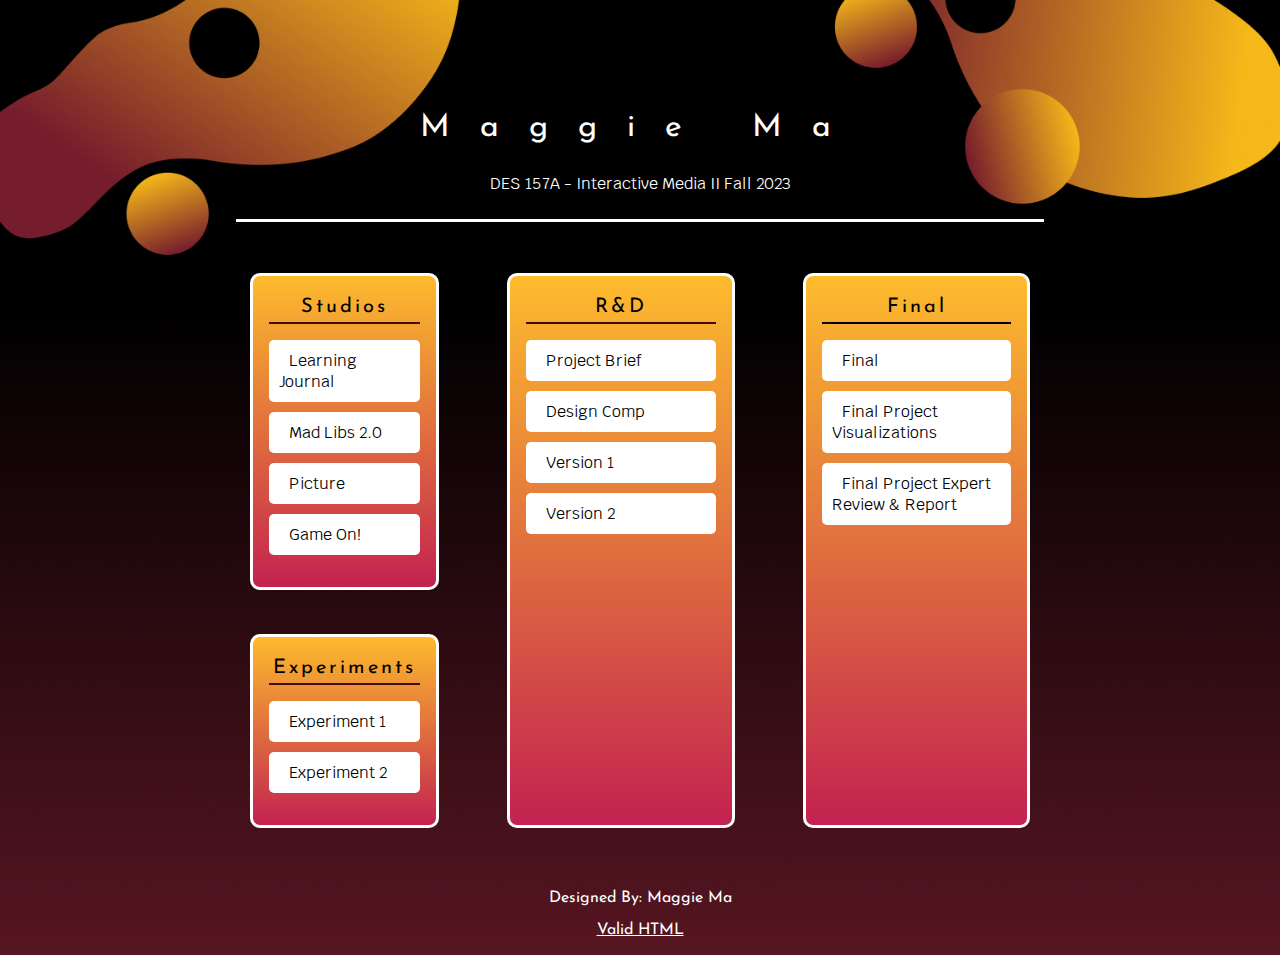
<file: index.html>
<!DOCTYPE html>
<html lang="en">
<head>
    <meta charset="UTF-8">
    <meta name="viewport" content="width=device-width, initial-scale=1.0">
    <title>My Project</title>

    <link rel="stylesheet" href="styles.css">

    <link rel="preconnect" href="https://fonts.googleapis.com">
    <link rel="preconnect" href="https://fonts.gstatic.com" crossorigin>
    <link href="https://fonts.googleapis.com/css2?family=Josefin+Sans:wght@400;600;700&family=Krub:wght@400;700&display=swap" rel="stylesheet">

</head>
<body>
   <!--  git add . 
    git commit -m "name"
    git push -->

    <div id = "header">
        <header>
            <h1>Maggie Ma</h1>
            <p>DES 157A - Interactive Media II Fall 2023</p>
        </header>
    </div>

    <div id = "content">
        <div class = "column">
            
            <div class = "studiosnexperiments">
                <h1>Studios</h1>
                <ul>
                    <li>
                        <a href = "journal/index.html">Learning Journal</a>
                    </li>
                    <li>
                    <a href="studio1/index.html">Mad Libs 2.0</a>
                    </li>
                    <li>
                        <a href="studio2/index.html">Picture</a>
                    </li>
                    <li>
                        <a href="studio3/index.html">Game On!</a>
                    </li>
                </ul>
            </div>

            <div class = "experiments">
                <h1>Experiments</h1>
                <ul>
                    <li>
                        <a href = "experiment/experiment1.html">Experiment 1</a>
                    </li>
                    <li>
                    <a href="experiment/experiment2.html">Experiment 2</a>
                    </li>
                </ul>
            </div>
        </div>

    

        <div class = "rnd">
            <h1>R&D</h1>
            <ul>
                <li>
                    <a href = "final/brief.html">Project Brief</a>
                </li>
                <li>
                <a href="#">Design Comp</a>
                </li>
                <li>
                    <a href="#">Version 1</a>
                </li>
                <li>
                    <a href="#">Version 2</a>
                </li>
            </ul>
        </div>

        <div class = "final">
            <h1>Final</h1>
            <ul>
                <li><a href="studio3/index.html">Final</a></li>
                <li>
                    <a href = "final/ProcessVisualizations.html">Final Project Visualizations</a>
                </li>
                <li>
                    <a href = "final/finalreview.html">Final Project Expert Review & Report</a>
                </li>
            </ul>
        </div>
    </div>

    <footer>
        <p>Designed By: Maggie Ma</p>
        <a href = "https://validator.w3.org/">Valid HTML</a>
    </footer>
</body>
</html>
</file>
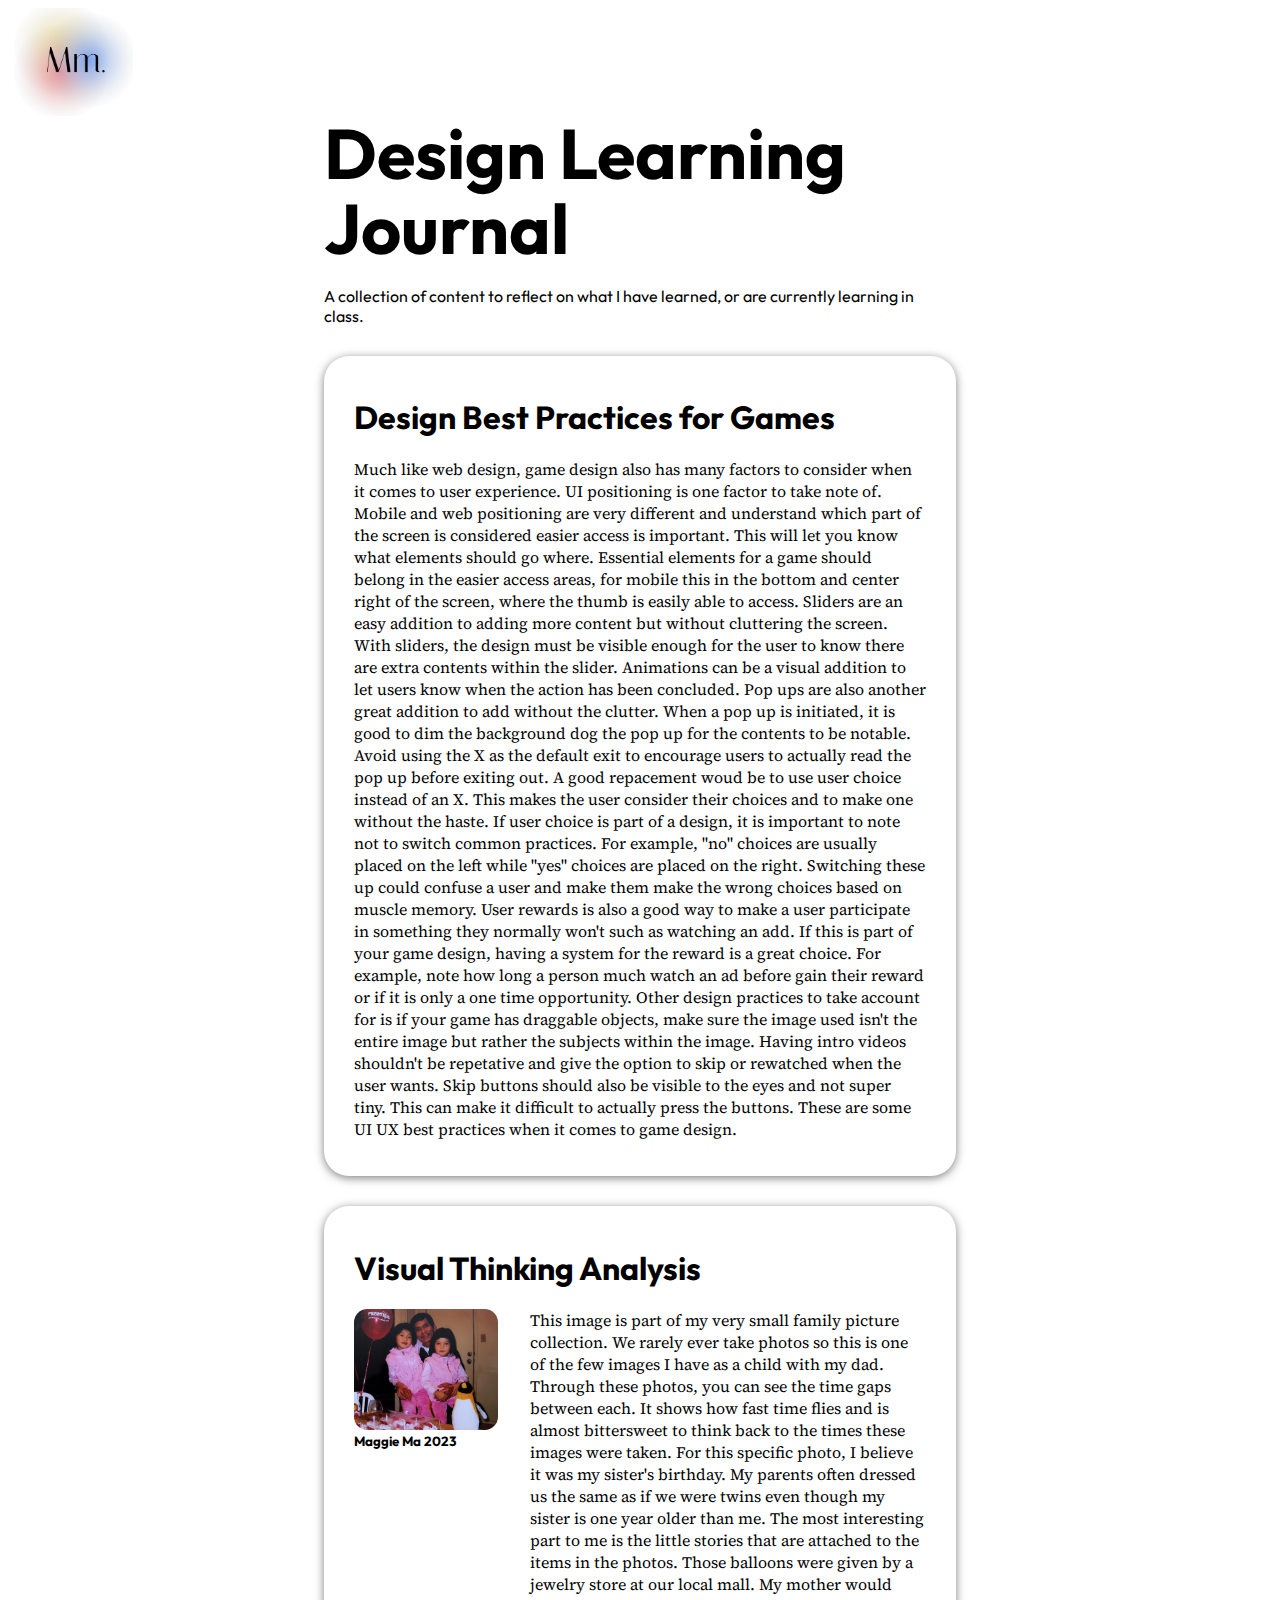
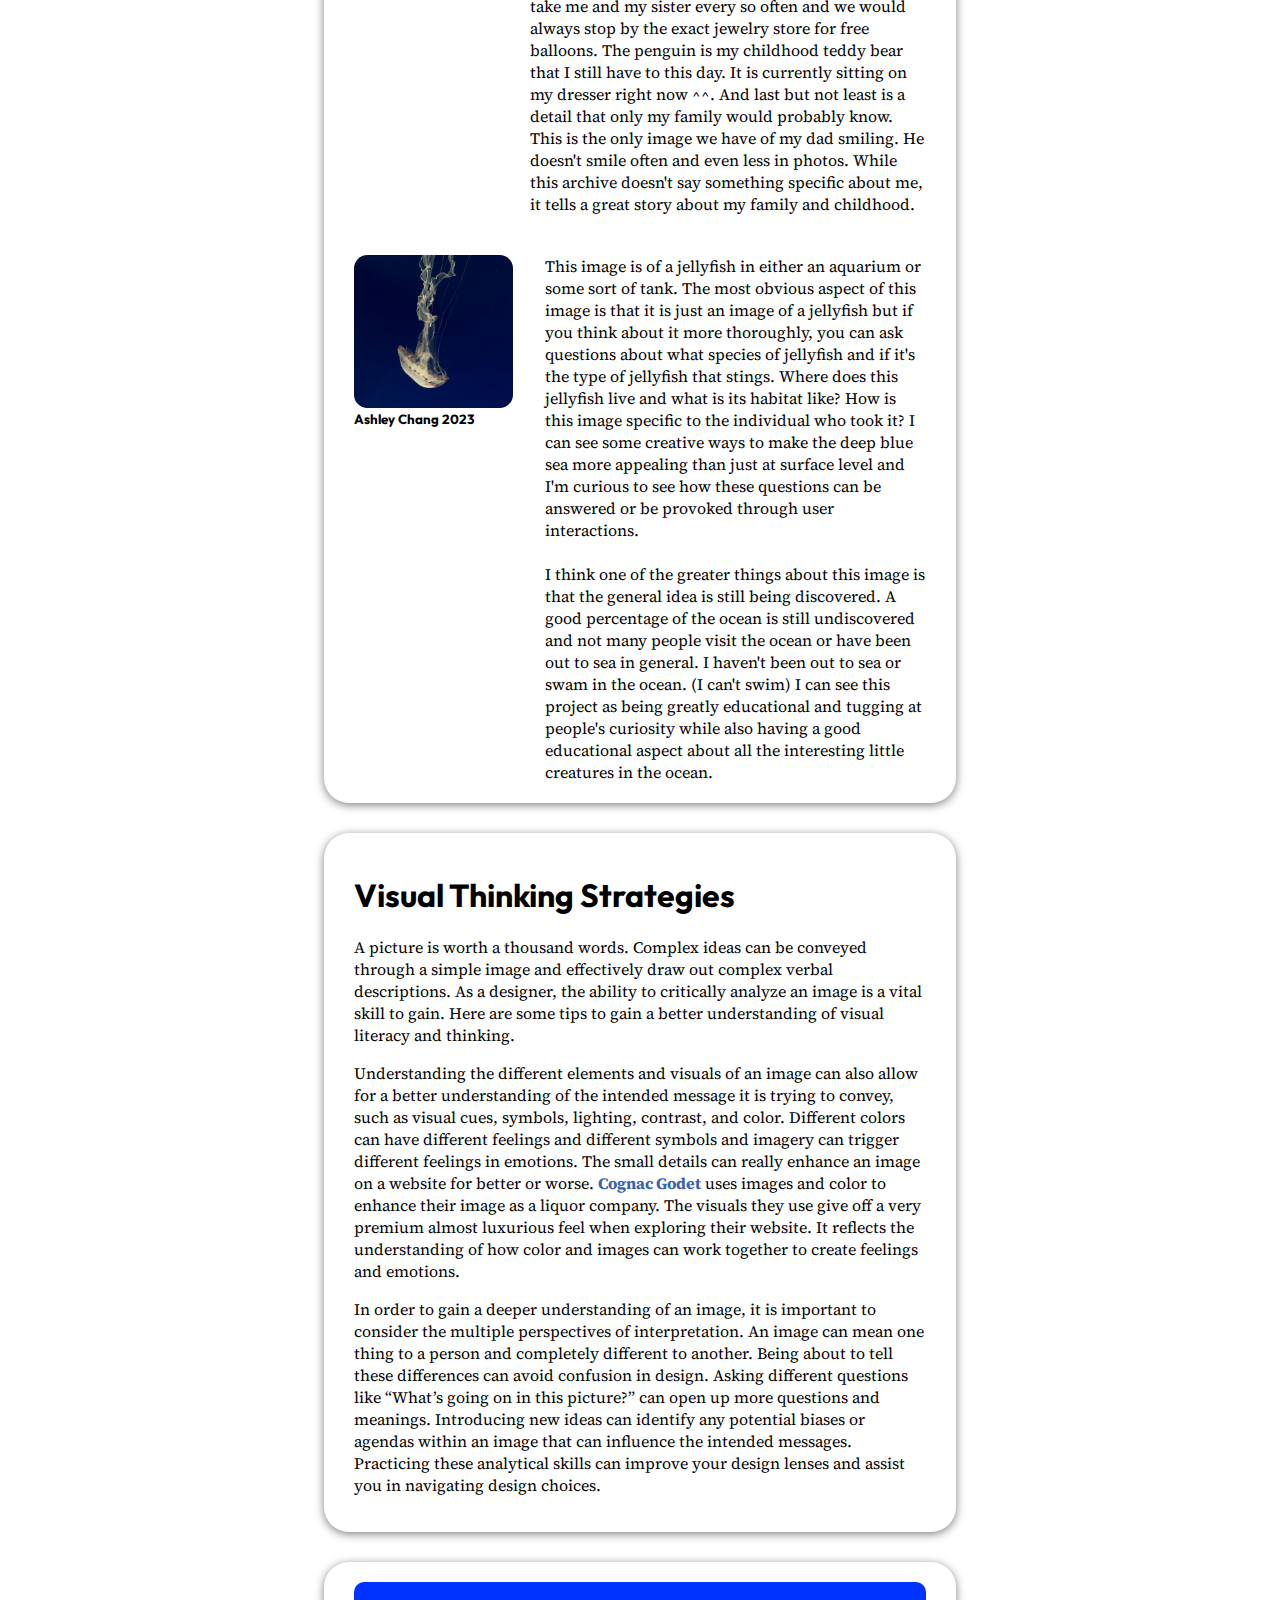
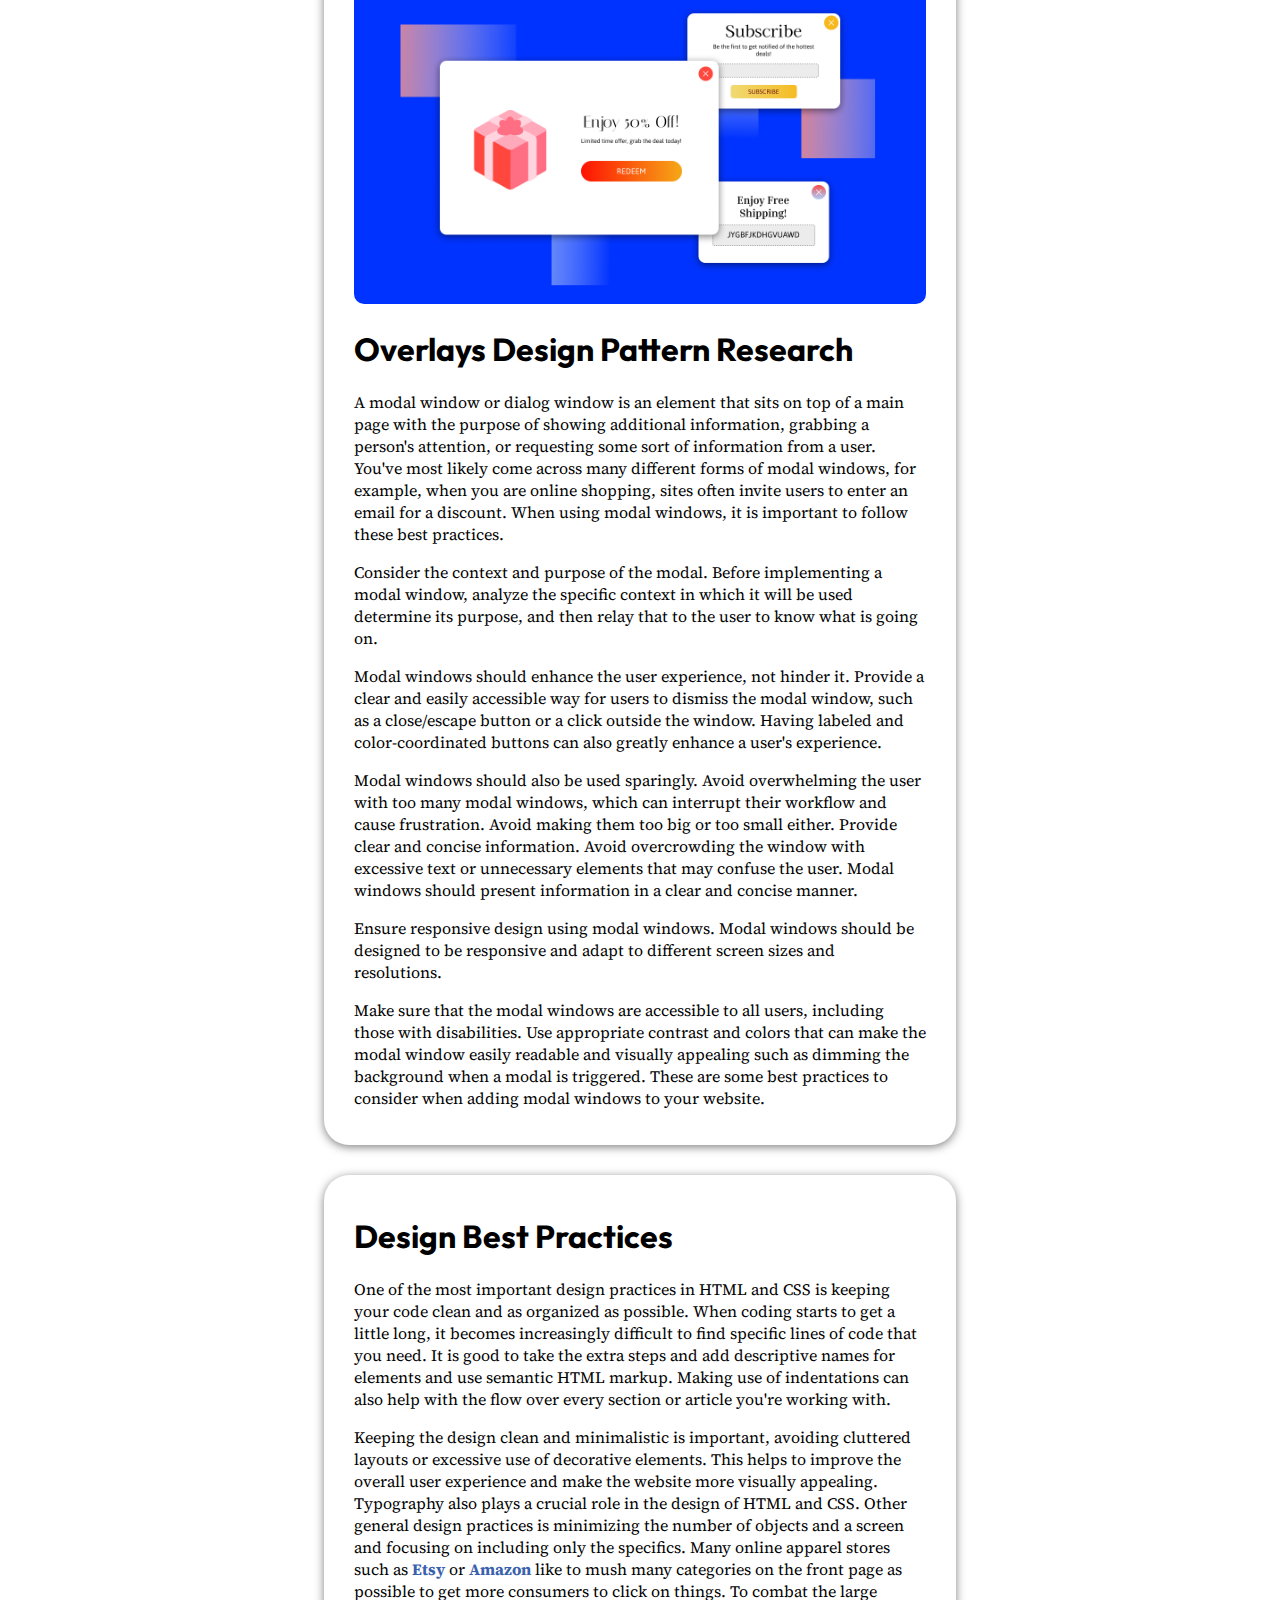
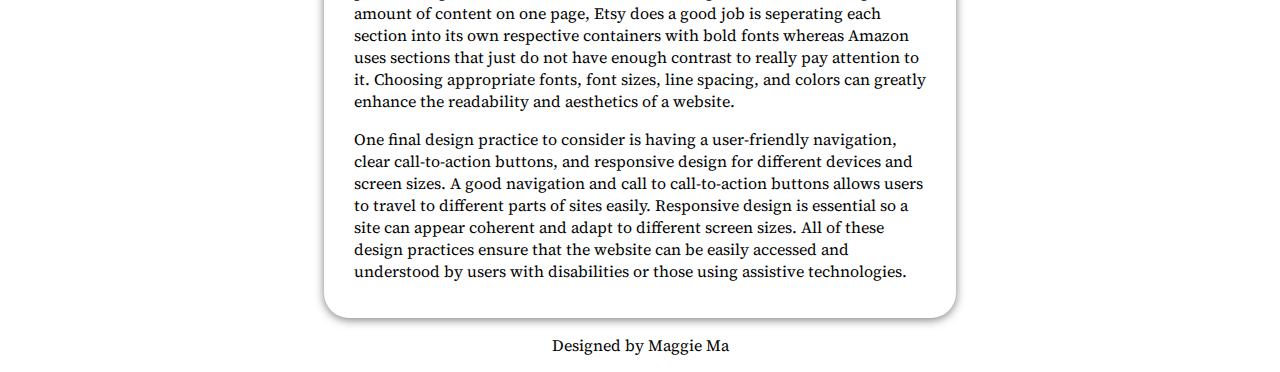
<file: journal/index.html>
<!DOCTYPE html>
<html lang="en">
<head>
    <meta charset="UTF-8">
    <meta name="viewport" content="width=device-width, initial-scale=1.0">
    <title>Learning Journal</title>
    <link rel="stylesheet" href="styles.css">

    <link rel="preconnect" href="https://fonts.googleapis.com">
    <link rel="preconnect" href="https://fonts.gstatic.com" crossorigin>
    <link href="https://fonts.googleapis.com/css2?family=Outfit:wght@200;300;700;800&family=Source+Serif+4:ital,opsz,wght@0,8..60,400;0,8..60,500;1,8..60,400;1,8..60,600&display=swap" rel="stylesheet">

</head>
<body>
    <header>
        <img id="logo" src="images/logo.png">
    </header>
    <main>
        <section id = "title">
            <h1>Design Learning Journal</h1>
            <p>A collection of content to reflect on what I have learned, or are currently learning in class. </p>
        </section>

        <article id = "artice5">
            <h1>Design Best Practices for Games</h1>
            <p>
                Much like web design, game design also has many factors to consider when it comes to user experience. UI positioning is one factor to take note of. Mobile and web positioning are very different and understand which part of the screen is considered easier access is important. This will let you know what elements should go where. Essential elements for a game should belong in the easier access areas, for mobile this in the bottom and center right of the screen, where the thumb is easily able to access. 

                Sliders are an easy addition to adding more content but without cluttering the screen. With sliders, the design must be visible enough for the user to know there are extra contents within the slider. Animations can be a visual addition to let users know when the action has been concluded. 

                Pop ups are also another great addition to add without the clutter. When a pop up is initiated, it is good to dim the background dog the pop up for the contents to be notable. Avoid using the X as the default exit to encourage users to actually read the pop up before exiting out. A good repacement woud be to use user choice instead of an X. This makes the user consider their choices and to make one without the haste. 

                If user choice is part of a design, it is important to note not to switch common practices. For example, "no" choices are usually placed on the left while "yes" choices are placed on the right. Switching these up could confuse a user and make them make the wrong choices based on muscle memory. 

                User rewards is also a good way to make a user participate in something they normally won't such as watching an add. If this is part of your game design, having a system for the reward is a great choice. For example, note how long a person much watch an ad before gain their reward or if it is only a one time opportunity. 

                Other design practices to take account for is if your game has draggable objects, make sure the image used isn't the entire image but rather the subjects within the image. Having intro videos shouldn't be repetative and give the option to skip or rewatched when the user wants. Skip buttons should also be visible to the eyes and not super tiny. This can make it difficult to actually press the buttons. These are some UI UX best practices when it comes to game design.


            </p>

        </article>

        <article id = "article4">
            <h1>Visual Thinking Analysis</h1>
            <div id = "row1">
                <figure>
                    <img src="images/dad.jpg" alt="dad" id = "dad">
                    <figcaption>Maggie Ma 2023</figcaption>
                </figure>
                <p id = "partone">
                    This image is part of my very small family picture collection. We rarely ever take photos so this is one of the few images I have as a child with my dad. Through these photos, you can see the time gaps between each. It shows how fast time flies and is almost bittersweet to think back to the times these images were taken. For this specific photo, I believe it was my sister's birthday. My parents often dressed us the same as if we were twins even though my sister is one year older than me. The most interesting part to me is the little stories that are attached to the items in the photos. Those balloons were given by a jewelry store at our local mall. My mother would take me and my sister every so often and we would always stop by the exact jewelry store for free balloons. The penguin is my childhood teddy bear that I still have to this day. It is currently sitting on my dresser right now ^^. And last but not least is a detail that only my family would probably know. This is the only image we have of my dad smiling. He doesn't smile often and even less in photos. While this archive doesn't say something specific about me, it tells a great story about my family and childhood.
                </p>
            </div>
            <div id = "row2">
                <figure>
                    <img src="images/jellyfish.jpg" alt="jelly" id = "jelly">
                    <figcaption>Ashley Chang 2023</figcaption>
                </figure>
                <p id = "parttwo">
                    This image is of a jellyfish in either an aquarium or some sort of tank. The most obvious aspect of this image is that it is just an image of a jellyfish but if you think about it more thoroughly, you can ask questions about what species of jellyfish and if it's the type of jellyfish that stings. Where does this jellyfish live and what is its habitat like? How is this image specific to the individual who took it? I can see some creative ways to make the deep blue sea more appealing than just at surface level and I'm curious to see how these questions can be answered or be provoked through user interactions. 
                    <br><br>I think one of the greater things about this image is that the general idea is still being discovered. A good percentage of the ocean is still undiscovered and not many people visit the ocean or have been out to sea in general. I haven't been out to sea or swam in the ocean. (I can't swim) I can see this project as being greatly educational and tugging at people's curiosity while also having a good educational aspect about all the interesting little creatures in the ocean.

                </p>
            </div>
        </article>

        <article id = "article3">
            <h1>Visual Thinking Strategies</h1>
            <p>
                A picture is worth a thousand words. Complex ideas can be conveyed through a simple image and effectively draw out complex verbal descriptions. As a designer, the ability to critically analyze an image is a vital skill to gain. Here are some tips to gain a better understanding of visual literacy and thinking. </p>

            <p>
                Understanding the different elements and visuals of an image can also allow for a better understanding of the intended message it is trying to convey, such as visual cues, symbols, lighting, contrast, and color. Different colors can have different feelings and different symbols and imagery can trigger different feelings in emotions. The small details can really enhance an image on a website for better or worse. <a href="https://cognacgodet.com/en/">Cognac Godet</a> uses images and color to enhance their image as a liquor company. The visuals they use give off a very premium almost luxurious feel when exploring their website. It reflects the understanding of how color and images can work together to create feelings and emotions.
            </p>

            <p>
                In order to gain a deeper understanding of an image, it is important to consider the multiple perspectives of interpretation.  An image can mean one thing to a person and completely different to another. Being about to tell these differences can avoid confusion in design. Asking different questions like “What’s going on in this picture?” can open up more questions and meanings. Introducing new ideas can identify any potential biases or agendas within an image that can influence the intended messages. Practicing these analytical skills can improve your design lenses and assist you in navigating design choices.
            </p>
            
        </article>

        <article id = "article2">
            
            <img id = "modalimage" src = "images/learningjournal.png" alt="modalwindows">
            <h1>Overlays Design Pattern Research</h1>
            <p>
                A modal window or dialog window is an element that sits on top of a main page with the purpose of showing additional information, grabbing a person's attention, or requesting some sort of information from a user. You've most likely come across many different forms of modal windows, for example, when you are online shopping, sites often invite users to enter an email for a discount. When using modal windows, it is important to follow these best practices.
            </p>
            <p> 
                Consider the context and purpose of the modal. Before implementing a modal window, analyze the specific context in which it will be used determine its purpose, and then relay that to the user to know what is going on.
            </p>
            <p>
                Modal windows should enhance the user experience, not hinder it. Provide a clear and easily accessible way for users to dismiss the modal window, such as a close/escape button or a click outside the window. Having labeled and color-coordinated buttons can also greatly enhance a user's experience.
            </p>
            <p>
                Modal windows should also be used sparingly. Avoid overwhelming the user with too many modal windows, which can interrupt their workflow and cause frustration. Avoid making them too big or too small either. Provide clear and concise information. Avoid overcrowding the window with excessive text or unnecessary elements that may confuse the user. Modal windows should present information in a clear and concise manner. 
            </p>
            <p>
                Ensure responsive design using modal windows. Modal windows should be designed to be responsive and adapt to different screen sizes and resolutions.
            </p>
            <p>
                Make sure that the modal windows are accessible to all users, including those with disabilities. Use appropriate contrast and colors that can make the modal window easily readable and visually appealing such as dimming the background when a modal is triggered. These are some best practices to consider when adding modal windows to your website.
            </p>
        </article>

        <article id = "article1">
            <h1>Design Best Practices</h1>
            <p>One of the most important design practices in HTML and CSS is keeping your code clean and as organized as possible. When coding starts to get a little long, it becomes increasingly difficult to find specific lines of code that you need. It is good to take the extra steps and add descriptive names for elements and use semantic HTML markup. Making use of indentations can also help with the flow over every section or article you're working with.</p>
            <p>Keeping the design clean and minimalistic is important, avoiding cluttered layouts or excessive use of decorative elements. This helps to improve the overall user experience and make the website more visually appealing. Typography also plays a crucial role in the design of HTML and CSS. Other general design practices is minimizing the number of objects and a screen and focusing on including only the specifics. Many online apparel stores such as <a href="https://www.etsy.com/">Etsy</a> or <a href="https://www.amazon.com/">Amazon</a> like to mush many categories on the front page as possible to get more consumers to click on things. To combat the large amount of content on one page, Etsy does a good job is seperating each section into its own respective containers with bold fonts whereas Amazon uses sections that just do not have enough contrast to really pay attention to it. Choosing appropriate fonts, font sizes, line spacing, and colors can greatly enhance the readability and aesthetics of a website.
            </p>
            <p>One final design practice to consider is having a user-friendly navigation, clear call-to-action buttons, and responsive design for different devices and screen sizes. A good navigation and call to call-to-action buttons allows users to travel to different parts of sites easily. Responsive design is essential so a site can appear coherent and adapt to different screen sizes. All of these design practices ensure that the website can be easily accessed and understood by users with disabilities or those using assistive technologies. 
            </p>
        </article>

    </main>

    <footer>
        <p>Designed by Maggie Ma</p>
    </footer>
    
</body>
</html>
</file>
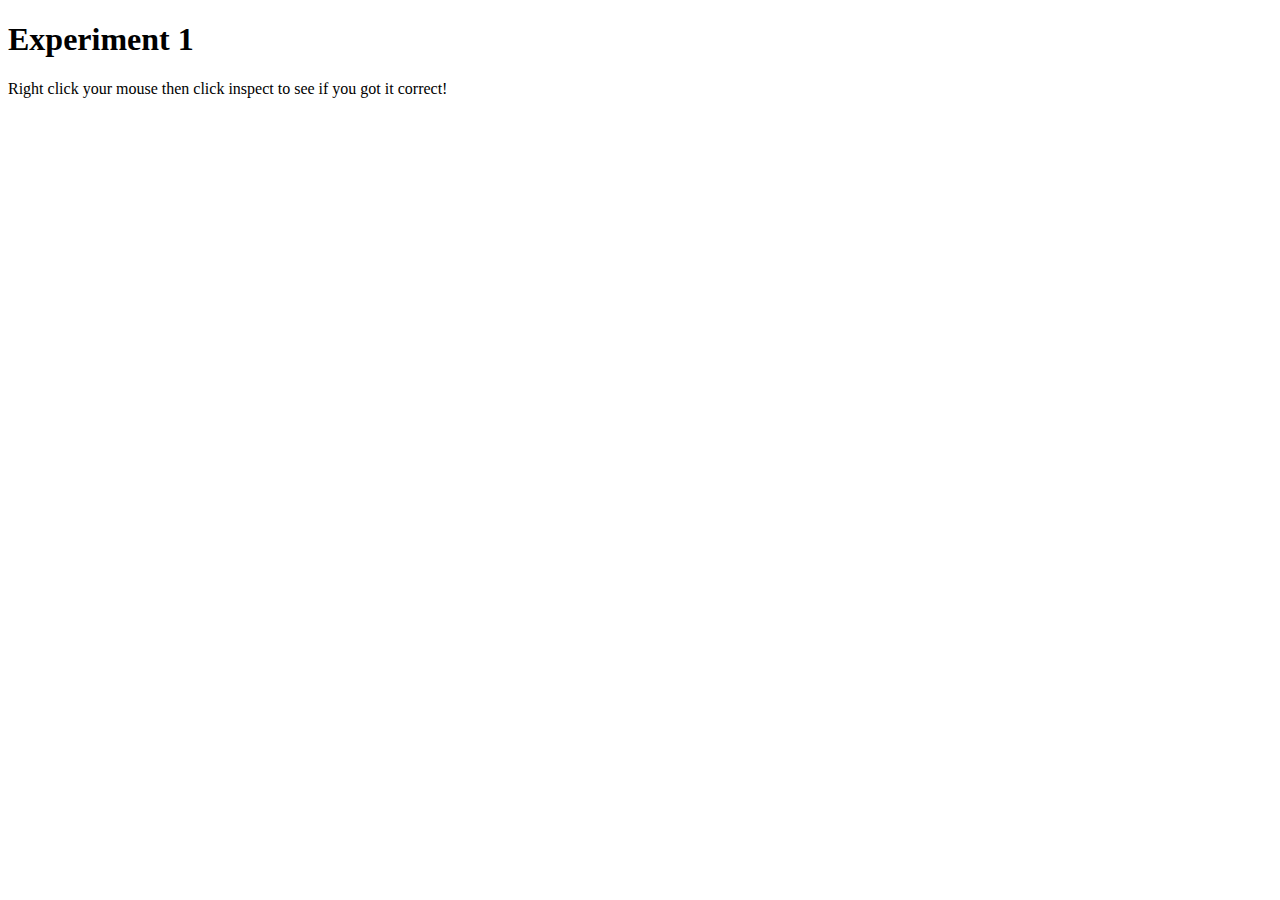
<file: experiment/experiment1.html>
<!DOCTYPE html>
<html lang="en">
<head>
    <meta charset="UTF-8">
    <meta name="viewport" content="width=device-width, initial-scale=1.0">
    <title>Experiment 1</title>
</head>
<body>

    <h1>Experiment 1</h1>
    <p>Right click your mouse then click inspect to see if you got it correct!</p>
    <!-- This script promts the user to input an answer to the multiplication question 4612*34. It will log into the console wether or not the user got it correct -->
    <script>
        var num = prompt ("Before we start, solve this  equation: 4612*34=", "");

        if (num == 156808) {
            console.log("WOW you're so smart! You got it correct! Here's some counting. Can you figure out the pattern?");
        }
        else {
            console.log("Hmm... That doesn't seem to be correct, you'll get it next time. Here's some counting. Can you figure out the pattern?");
        }
        /* This counts from 1 to 50 and writes the numbers onto the console. Whenever it reaches a number divisible by 3 or 5, it prints either Fizz or Buzz repectively. */
        for ( i = 1; i <= 50; i++) {
            /* console.log(i); */
                if (i % 3 === 0) {
                    console.log("Fizz");
                } else if (i % 5 === 0) {
                    console.log("Buzz");
                } else {
                    console.log(i);
                }
        }

    </script>
    
</body>
</html>
</file>
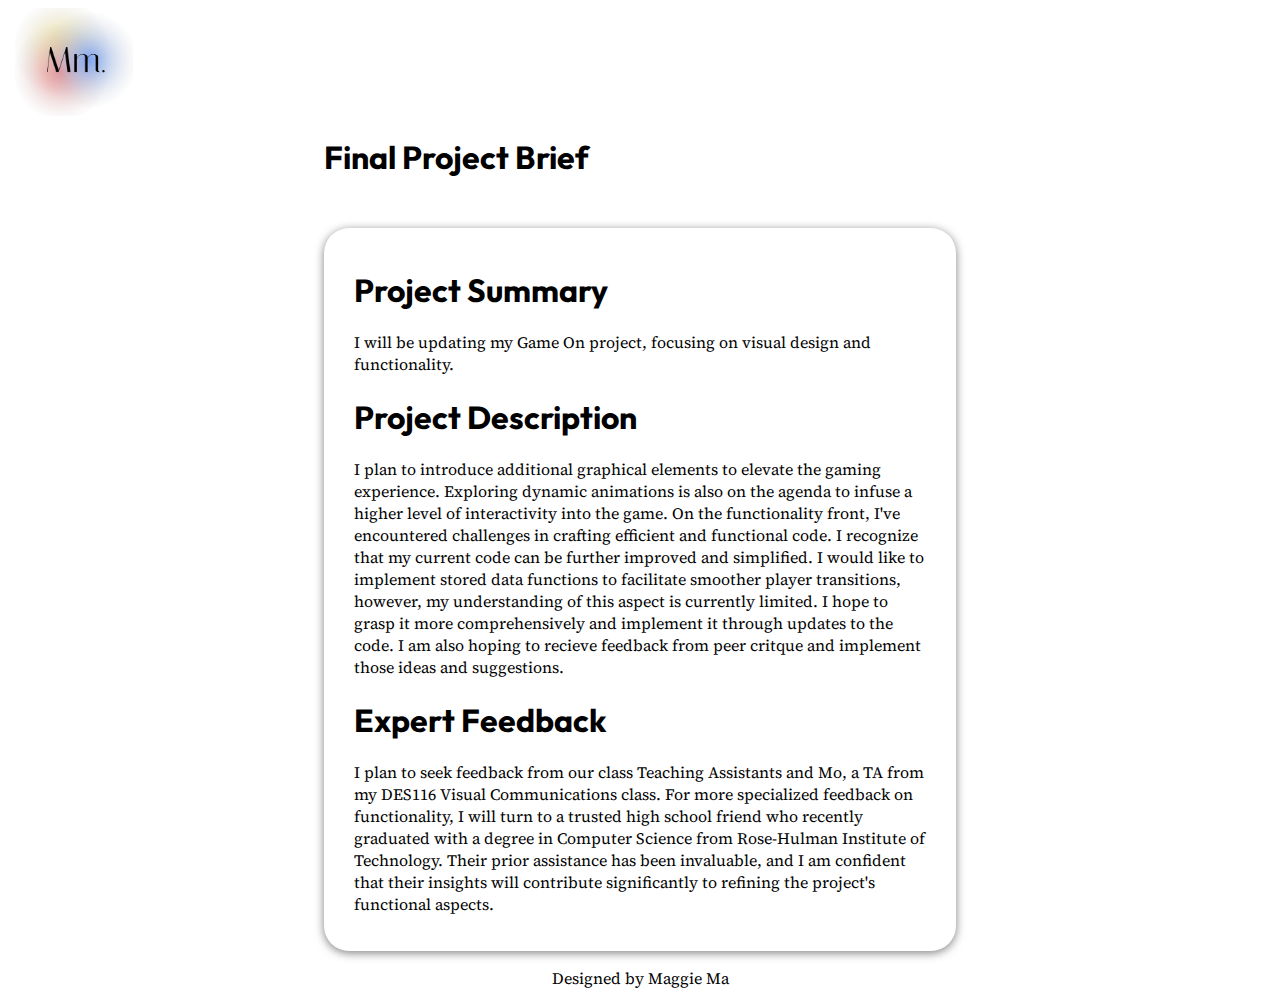
<file: final/brief.html>
<!-- Project Summary: 1 sentence summary indicating which project you are updating and on which areas you plan to focus on. These include visual design, UX/UI and functionality. You must choose two, but one can be major and the other minor (or they can be equal).

Project Description: Write a brief paragraph (100 - 300 words) providing more detail on what you plan to do for the project and specifically for each of at least two of the areas of focus above. 

Expert Feedback: With whom might you share your ideas for your areas of focus to get further feedback and help you further iterate and improve the project. See below for expert feedback requirements. -->
<!DOCTYPE html>
<html lang="en">
<head>
    <meta charset="UTF-8">
    <meta name="viewport" content="width=device-width, initial-scale=1.0">
    <title>Learning Journal</title>
    <link rel="stylesheet" href="styles.css">

    <link rel="preconnect" href="https://fonts.googleapis.com">
    <link rel="preconnect" href="https://fonts.gstatic.com" crossorigin>
    <link href="https://fonts.googleapis.com/css2?family=Outfit:wght@200;300;700;800&family=Source+Serif+4:ital,opsz,wght@0,8..60,400;0,8..60,500;1,8..60,400;1,8..60,600&display=swap" rel="stylesheet">

</head>
<body>
    <header>
        <img id="logo" src="images/logo.png">
    </header>
    <main>
        <section id = "title">
            <h1>Final Project Brief</h1>
        </section>

        <article>
            <h1>Project Summary</h1>
            <p>I will be updating my Game On project, focusing on visual design and functionality.</p>
            <h1>Project Description</h1>
            <P>
                I plan to introduce additional graphical elements to elevate the gaming experience. Exploring dynamic animations is also on the agenda to infuse a higher level of interactivity into the game. On the functionality front, I've encountered challenges in crafting efficient and functional code. I recognize that my current code can be further improved and simplified. I would like to implement stored data functions to facilitate smoother player transitions, however, my understanding of this aspect is currently limited. I hope to grasp it more comprehensively and implement it through updates to the code. I am also hoping to recieve feedback from peer critque and implement those ideas and suggestions.
            </P>
            <h1>Expert Feedback</h1>
            <p>
                I plan to seek feedback from our class Teaching Assistants and Mo, a TA from my DES116 Visual Communications class. For more specialized feedback on functionality, I will turn to a trusted high school friend who recently graduated with a degree in Computer Science from Rose-Hulman Institute of Technology. Their prior assistance has been invaluable, and I am confident that their insights will contribute significantly to refining the project's functional aspects.
            </p>

        </article>

    </main>

    <footer>
        <p>Designed by Maggie Ma</p>
    </footer>
    
</body>
</html>
</file>
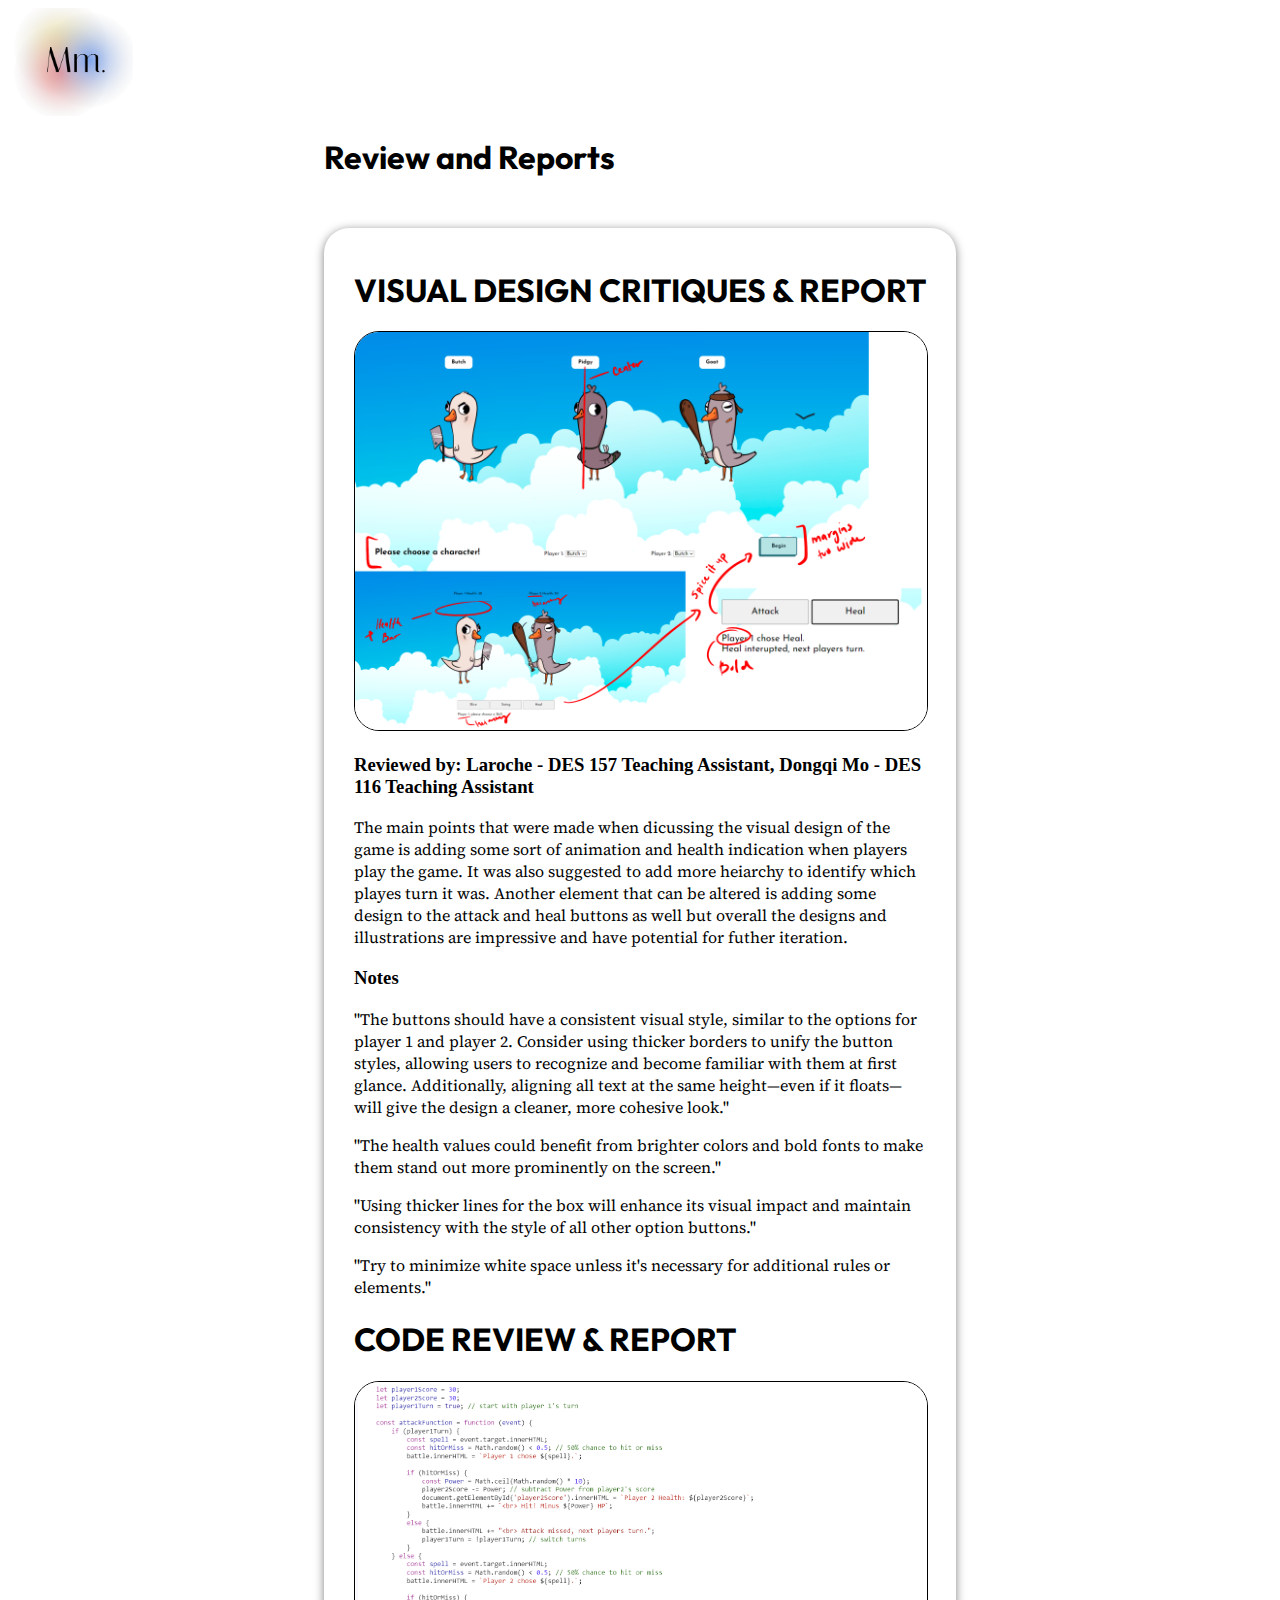
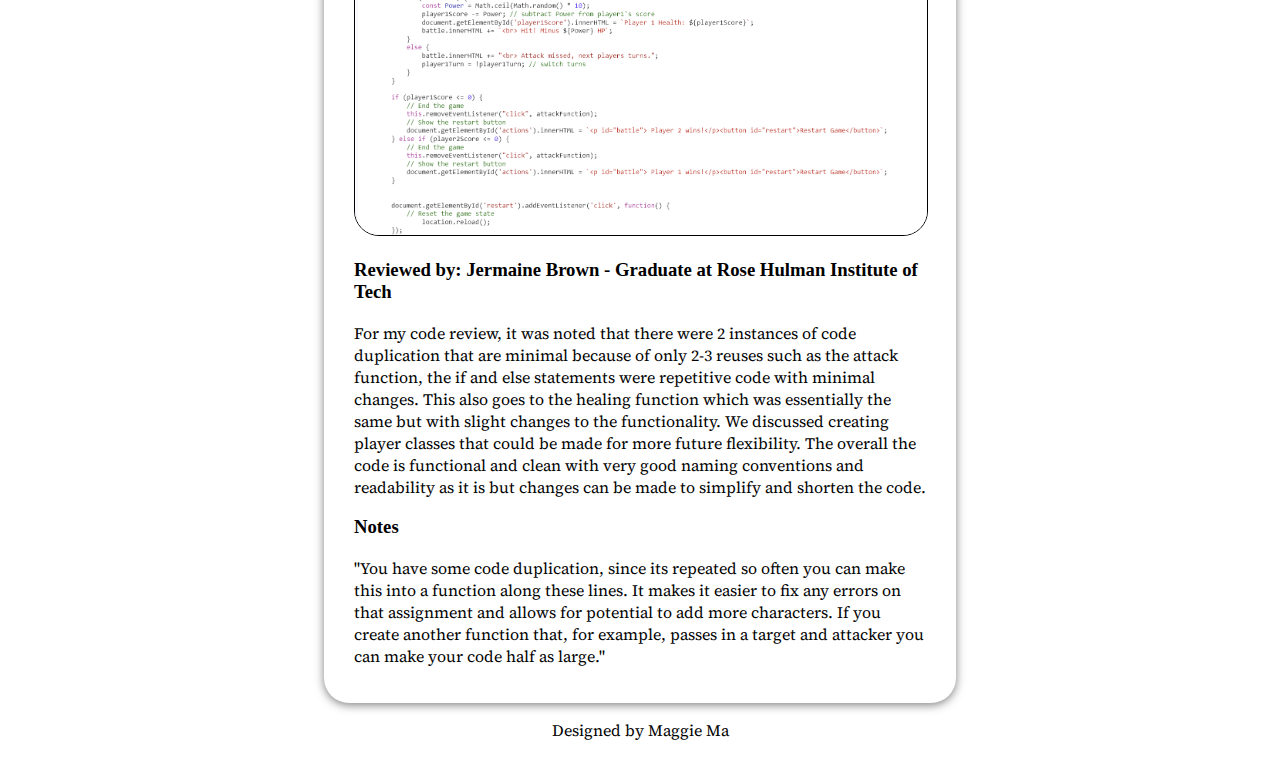
<file: final/finalreview.html>
<!DOCTYPE html>
<html lang="en">
<head>
    <meta charset="UTF-8">
    <meta name="viewport" content="width=device-width, initial-scale=1.0">
    <title>Final Review</title>
    <link rel="stylesheet" href="styles.css">

    <link rel="preconnect" href="https://fonts.googleapis.com">
    <link rel="preconnect" href="https://fonts.gstatic.com" crossorigin>
    <link href="https://fonts.googleapis.com/css2?family=Outfit:wght@200;300;700;800&family=Source+Serif+4:ital,opsz,wght@0,8..60,400;0,8..60,500;1,8..60,400;1,8..60,600&display=swap" rel="stylesheet">

</head>
<body>
    <header>
        <img id="logo" src="images/logo.png">
    </header>
    <main>
        <section id = "title">
            <h1>Review and Reports</h1>
        </section>

        <article>
            <h1>
                VISUAL DESIGN CRITIQUES & REPORT
            </h1>
            <img src = "images/markup.png" alt = "markup">
            <h3>Reviewed by: <strong> Laroche - DES 157 Teaching Assistant, 
            Dongqi Mo - DES 116 Teaching Assistant</strong></h3>
            <P>
                The main points that were made when dicussing the visual design of the game is adding some sort of animation and health indication when players play the game. It was also suggested to add more heiarchy to identify which playes turn it was. Another element that can be altered is adding some design to the attack and heal buttons as well but overall the designs and illustrations are impressive and have potential for futher iteration.
            </P>
            <h3>Notes</h3>
                <p>"The buttons should have a consistent visual style, similar to the options for player 1 and player 2. Consider using thicker borders to unify the button styles, allowing users to recognize and become familiar with them at first glance. Additionally, aligning all text at the same height—even if it floats—will give the design a cleaner, more cohesive look."</p>

                <p>"The health values could benefit from brighter colors and bold fonts to make them stand out more prominently on the screen."</p>
                
                <p>"Using thicker lines for the box will enhance its visual impact and maintain consistency with the style of all other option buttons."</p>
                
                <p>"Try to minimize white space unless it's necessary for additional rules or elements."</p>
            <h1>CODE REVIEW & REPORT</h1>
            <img src = "images/attack.png" alt = "code">
            <h3>Reviewed by: <strong>Jermaine Brown - Graduate at Rose Hulman Institute of Tech</strong></h3>
            <p>
                For my code review, it was noted that there were 2 instances of code duplication that are minimal because of only 2-3 reuses such as the attack function, the if and else statements were repetitive code with minimal changes. This also goes to the healing function which was essentially the same but with slight changes to the functionality. We discussed creating player classes that could be made for more future flexibility. The overall the code is functional and clean with very good naming conventions and readability as it is but changes can be made to simplify and shorten the code.
            </p>
            <h3>Notes</h3>
            <p>
                "You have some code duplication, since its repeated so often you can make this into a function along these lines. It makes it easier to fix any errors on that assignment and allows for potential to add more characters. If you create another function that, for example, passes in a target and attacker you can make your code half as large."
            </p>

        </article>

    </main>

    <footer>
        <p>Designed by Maggie Ma</p>
    </footer>
    
</body>
</html>
</file>
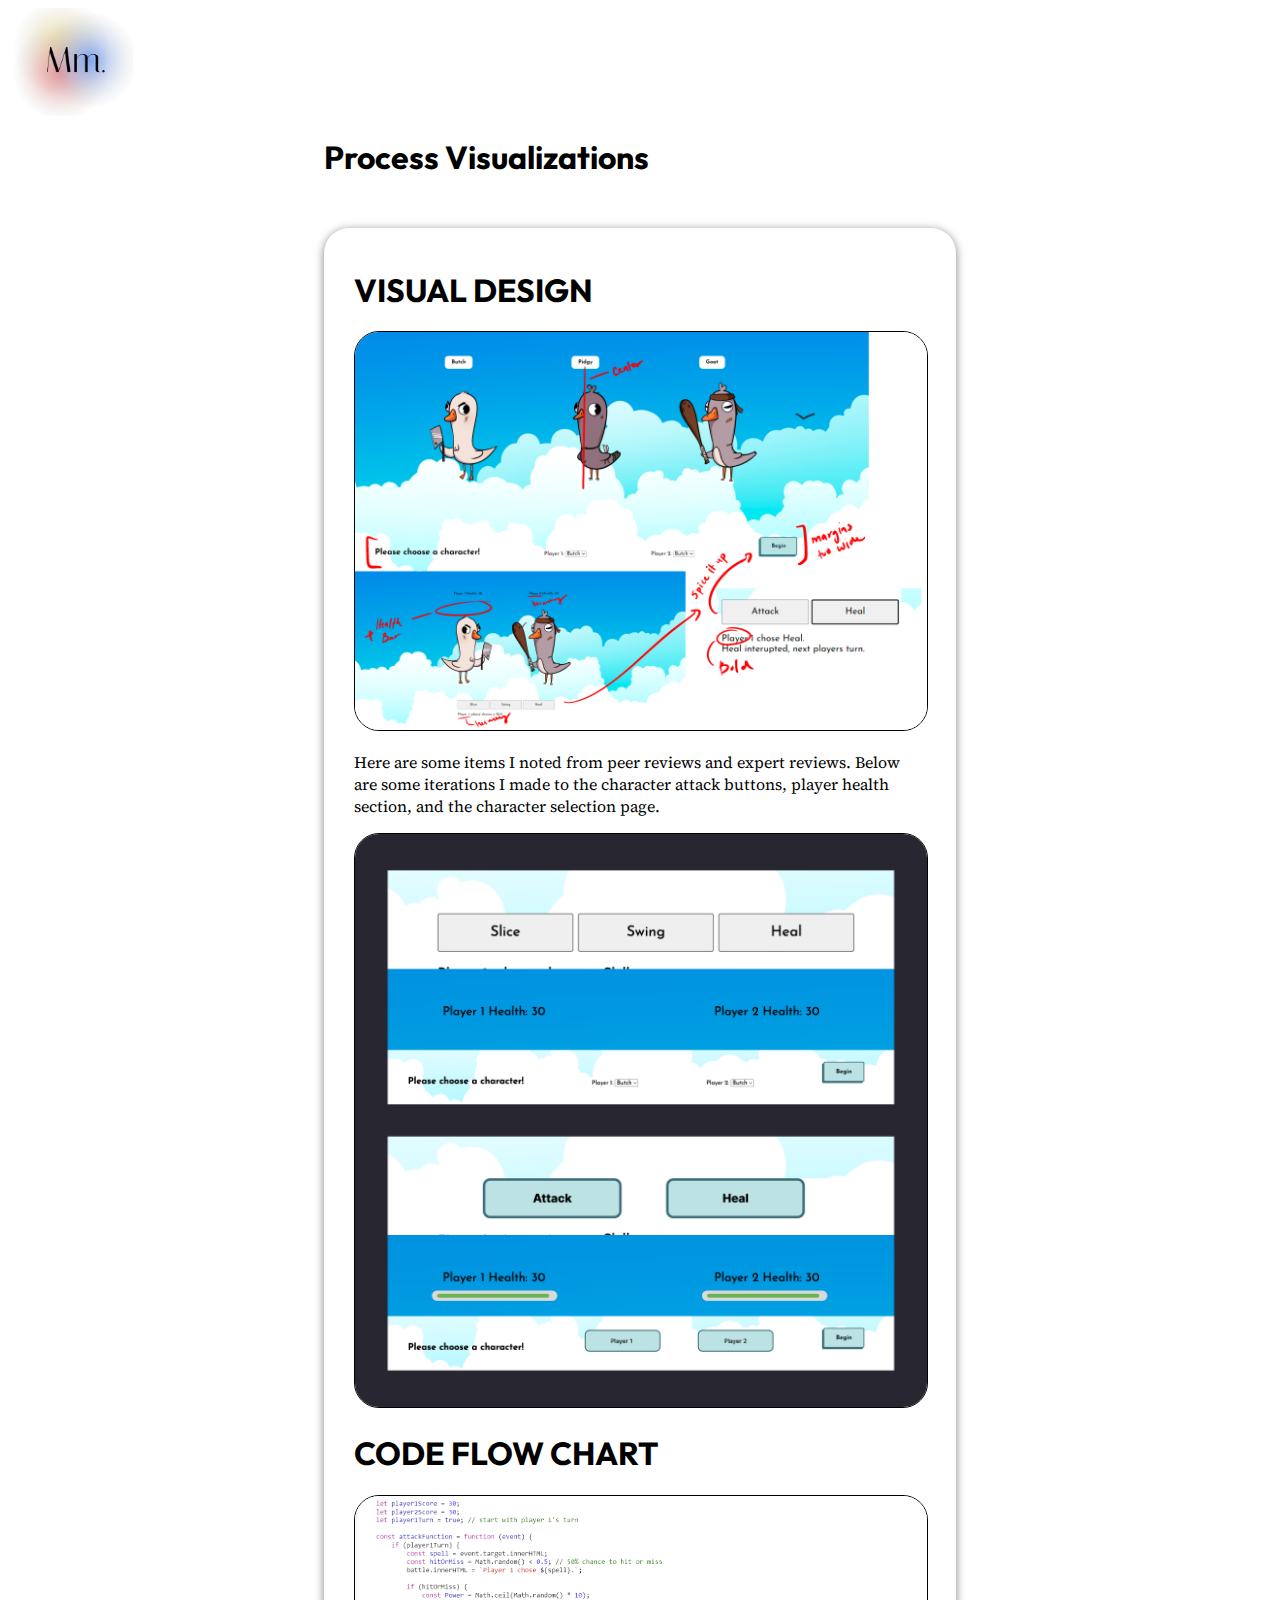
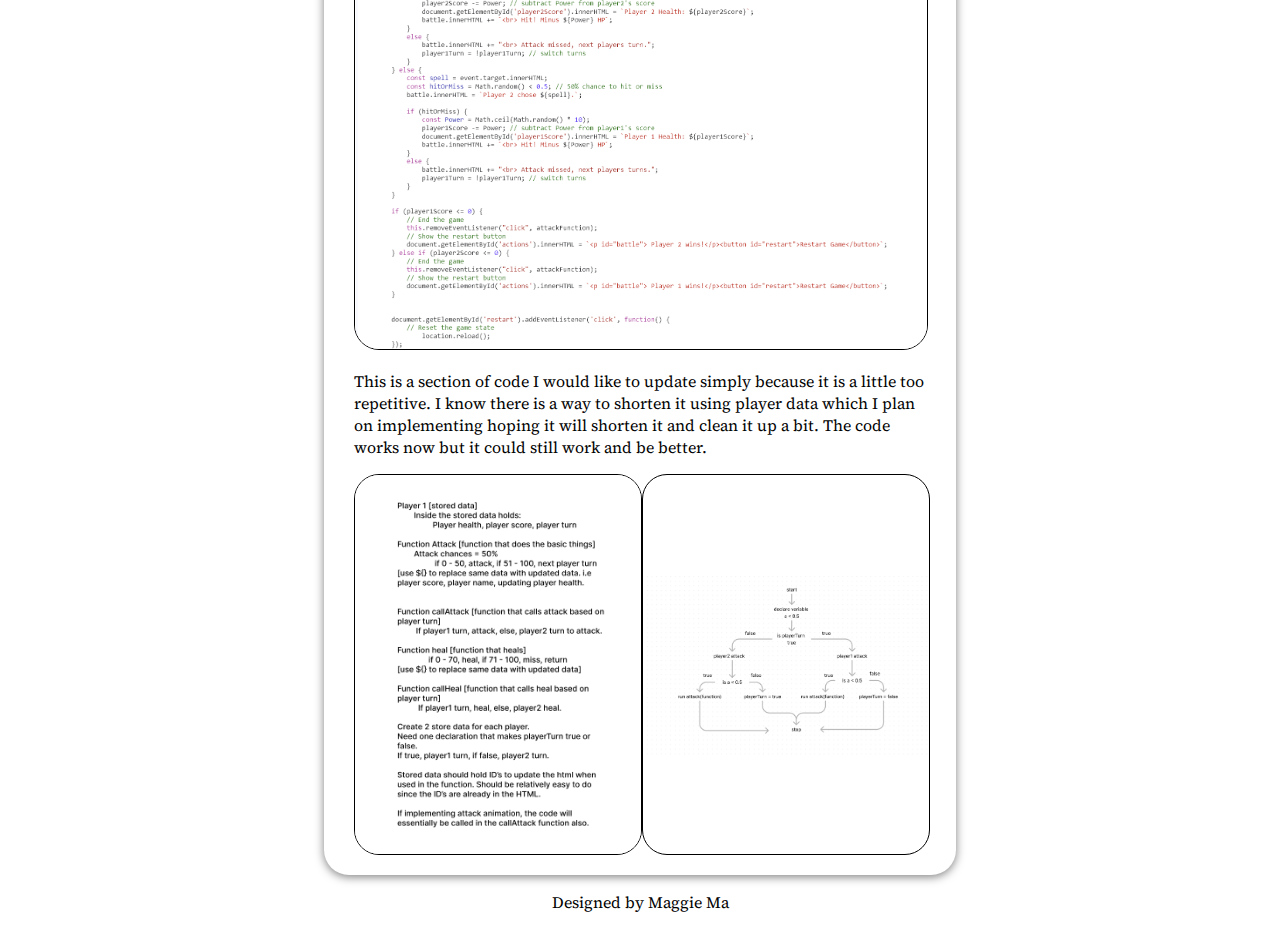
<file: final/ProcessVisualizations.html>
<!-- Project Summary: 1 sentence summary indicating which project you are updating and on which areas you plan to focus on. These include visual design, UX/UI and functionality. You must choose two, but one can be major and the other minor (or they can be equal).

Project Description: Write a brief paragraph (100 - 300 words) providing more detail on what you plan to do for the project and specifically for each of at least two of the areas of focus above. 

Expert Feedback: With whom might you share your ideas for your areas of focus to get further feedback and help you further iterate and improve the project. See below for expert feedback requirements. -->
<!DOCTYPE html>
<html lang="en">
<head>
    <meta charset="UTF-8">
    <meta name="viewport" content="width=device-width, initial-scale=1.0">
    <title>Process Visualizations</title>
    <link rel="stylesheet" href="styles.css">

    <link rel="preconnect" href="https://fonts.googleapis.com">
    <link rel="preconnect" href="https://fonts.gstatic.com" crossorigin>
    <link href="https://fonts.googleapis.com/css2?family=Outfit:wght@200;300;700;800&family=Source+Serif+4:ital,opsz,wght@0,8..60,400;0,8..60,500;1,8..60,400;1,8..60,600&display=swap" rel="stylesheet">

</head>
<body>
    <header>
        <img id="logo" src="images/logo.png">
    </header>
    <main>
        <section id = "title">
            <h1>Process Visualizations</h1>
        </section>

        <article>
            <h1>
                VISUAL DESIGN
            </h1>
            <img src = "images/markup.png" alt = "markup">
            <p>Here are some items I noted from peer reviews and expert reviews. Below are some iterations I made to the character attack buttons, player health section, and the character selection page.</p>
            <img  src = "images/Frame 1.png" alt = "frame">
            <P>
            </P>
            <h1>CODE FLOW CHART</h1>
            <img src = "images/attack.png" alt = "code">
            <p> This is a section of code I would like to update simply because it is a little too repetitive. I know there is a way to shorten it using player data which I plan on implementing hoping it will shorten it and clean it up a bit. The code works now but it could still work and be better.</p>
            <div id = "flow">
            <img src = "images/Frame 2.png" alt = "code2" id = "thoughtprocess"> 
            <img src = "images/flowchart.png" alt = "flowchart" id = "flowchart">
            </div>

        </article>

    </main>

    <footer>
        <p>Designed by Maggie Ma</p>
    </footer>
    
</body>
</html>
</file>
<file: styles.css>
body {
    display: flex;
    flex-direction: column;

    background-image: url('photos/header.png');
    background-repeat: no-repeat;
    background-size: cover;
    background-attachment: fixed;

    animation: fadeIn 1s ease-in-out;
    animation-iteration-count: 1;
    animation-fill-mode: forwards;
}

ul {
    padding: unset;
}

div {
    padding: unset;
}

div ul li {
    padding:10px;
    list-style: none;
    
    margin-bottom: 10px;
    margin-top: 10px;        
    background: rgb(255, 255, 255);
    border-radius: 5px;

    transition: background-color 0.3s ease-in-out;
}

div ul li a {
    text-decoration: none;
    font-family: 'Krub', sans-serif;
    color: #000000;
    padding: 10px;
    transition: color 0.3s ease-in-out;
}

div ul li:hover a {
    color: rgb(255, 255, 255);
}

div ul li:hover {
    background: rgb(0, 0, 0);
}


footer {
    text-align: center;
    color: white;
    padding: 1em;
    font-family: 'Josefin Sans', sans-serif;
}

footer p {
    padding-top: 30px;
}

footer a {
    color: white;
}

/*----------------- ID's -------------------*/

#header {
    height: 250px;
    width: auto;
    align-items: center;

    
    margin-left: 18%;
    margin-right: 18%;

}

#header h1 {
    margin: unset;
    padding: unset;
    font-family: 'Josefin Sans', sans-serif;
    font-weight: 400;
    padding-top: 100px;
    text-align: center;
    color: white;

    line-height: 40px;
    letter-spacing: 30px;
}

#header p {
    margin: 0;
    font-family: 'Krub', sans-serif;
    font-size: 16px;
    text-align: center;
    color: white;
    padding-top: 25px;
    padding-bottom:25px;
    border-bottom: 3px solid white;
    
}

#content {
    display: flex;
    flex-direction: row;
    gap:68px;
    padding-top: 15px;
    justify-content: center;
}

#FULLBODY {
    flex-direction: row;
    display: flex;
    justify-content: center;
    gap: 40px;
    height: auto;
}

#dot {
    position: fixed;
    bottom: 0;
    right: 0;
    height: 50%;
    width: auto;
}

/*-------------- CLASSES -------------------*/
.column {
    display: flex;
    flex-direction: column;
    gap: 44px;
    
    width: 15%;
}

.studiosnexperiments {
    padding: 1em;

    background: rgb(255, 255, 255);
    background: linear-gradient(0deg, rgba(195,34,80,1) 0%, rgba(253,187,45,1) 100%);

    border-radius: 10px;
    border: 3px solid transparent;

    border: solid rgb(255, 255, 255) 3px;

    animation-name: grow;
    animation-duration: 1s;
    animation-fill-mode: forwards;
}

.studiosnexperiments ul li {      
    transition: .2s ease;
}

.studiosnexperiments ul li:hover{
    transform: scale(1.2);
}

.studiosnexperiments h1 {
    text-align: center;
    margin: unset;
    font-family: 'Josefin Sans', sans-serif;
    font-weight: 400;
    font-size: 20px ;
    letter-spacing: 3px;
    padding-top: 5px;

    padding-bottom: 5px;
    border-bottom: 2px solid rgb(69, 12, 12);
}

.experiments {
    padding: 1em;
    border-style: solid;

    background: rgb(255, 255, 255);
    background: linear-gradient(0deg, rgba(195,34,80,1) 0%, rgba(253,187,45,1) 100%);

    border-radius: 10px;
    border: 3px solid transparent;

    border: solid rgb(255, 255, 255) 3px;

    animation-name: grow;
    animation-duration: 1s;
    animation-fill-mode: forwards;
}

.experiments:hover{
    transform: scale(1.2);
}

.experiments h1 {
    text-align: center;
    margin: unset;
    font-family: 'Josefin Sans', sans-serif;
    font-weight: 400;
    font-size: 20px ;
    letter-spacing: 3px;
    padding-top: 5px;

    padding-bottom: 5px;
    border-bottom: 2px solid rgb(69, 12, 12);
}

.experiments ul li {      
    transition: .2s ease;
}

.experiments ul li:hover{
    transform: scale(1.2);
}

.rnd {
    padding: 1em;
    width: 15%;
    border-style: solid;
    
    background: rgb(255, 255, 255);
    background: linear-gradient(0deg, rgba(195,34,80,1) 0%, rgba(253,187,45,1) 100%);

    border-radius: 10px;
    border: 3px solid transparent;

    border: solid rgb(255, 255, 255) 3px;

    animation-name: grow;
    animation-duration: 1s;
    animation-fill-mode: forwards;
}

.rnd ul li {      
    transition: .2s ease;
}

.rnd ul li:hover{
    transform: scale(1.2);
}

.rnd h1 {
    text-align: center;
    margin: unset;
    font-family: 'Josefin Sans', sans-serif;
    font-weight: 400;
    font-size: 20px ;
    letter-spacing: 3px;
    padding-top: 5px;

    padding-bottom: 5px;
    border-bottom: 2px solid rgb(69, 12, 12);
}


.final {
    padding: 1em;
    width: 15%;
    border-style: solid;
    
    background: rgb(255, 255, 255);
    background: linear-gradient(0deg, rgba(195,34,80,1) 0%, rgba(253,187,45,1) 100%);

    border-radius: 10px;
    border: 3px solid transparent;


    border: solid rgb(255, 255, 255) 3px;

    animation-name: grow;
    animation-duration: 1s;
    animation-fill-mode: forwards;
}

.final ul li {      
    transition: .2s ease;
}

.final ul li:hover{
    transform: scale(1.2);
}

.final h1{
    text-align: center;
    margin: unset;
    font-family: 'Josefin Sans', sans-serif;
    font-weight: 400;
    font-size: 20px ;
    letter-spacing: 3px;
    padding-top: 5px;

    padding-bottom: 5px;
    border-bottom: 2px solid rgb(0, 0, 0);
}

@media screen and (max-width:900px){
    #content {
        display: flex;
        flex-direction: column;    
        gap: 44px;
        padding-top: 40px;
        justify-content: center;
        
        margin-left: 18%;
        margin-right: 18%;

    }

    .rnd {
        width:auto;
    }

    .final {
        width: auto;
    }
    

    .column {
        width: auto;
    }

}

/* ----------ANIMATION------------ */

@keyframes fadeIn {
    from {
      opacity: 0;
    }
    to {
      opacity: 1;
    }
}

@keyframes grow {
    from {
      transform: scale(0);
    }
    to {
      transform: scale(1);
    }
}


/* super unrelated */
/* ::-webkit-scrollbar {
    width: 20px;
}

::-webkit-scrollbar-track {
  background-color: rgba(255, 255, 255, 0);
}

::-webkit-scrollbar-thumb {
    background-color: #d6dee1;
    border-radius: 20px;
    border: 6px solid transparent;
    background-clip: content-box;
}

::-webkit-scrollbar-thumb:hover {
    background-color: #a8bbbf;
} */
</file>
<file: journal/styles.css>
header {
    display: flex;
    justify-content: space-between;
    align-items: center;
}

main {
    margin-left: 25%;
    margin-right: 25%;
    display: flex;
    flex-direction: column;
    gap: 30px;
}

h1 {
    font-family: 'Outfit', sans-serif;
}

p {
    font-family: 'Source Serif 4', serif;
}

footer {
    text-align: center;
}

#logo {
    width: 125px;
    height: auto;
}
a {
    font-weight: bold;
    color: rgb(57, 97, 173);
    text-decoration: none;
}
a:hover{
    color: rgb(92, 141, 190);
}


article {
    border-radius: 25px;
    padding-top: 20px;
    padding-bottom: 20px;
    padding-left: 30px;
    padding-right:30px;
    box-shadow: 0 2px 10px 0 rgba(0, 0, 0, 0.5);
}

figure {
    margin: unset;
    font-family: 'Outfit', sans-serif;
    font-weight: bold;
    font-size: smaller;
}


/* Classes and ID's */
#row1, #row2 {
    display: flex;
    flex-direction: row;
}

#row1 p,#row2 p {
    margin: unset;
}

#row1 p {
    padding-bottom: 20px;
}

#row2 {
    padding-top: 20px;
}

#partone {
    padding-left: 2em;
}

#parttwo {    
    padding-left: 2em;
}

#title h1{
    font-size: 70px;
    margin: unset;
    line-height: 75px;
}

#title p {
    font-family: 'Outfit', sans-serif;
    padding-top: 10px;
    margin: unset;
    margin-top: 10PX;
}

#modalimage {
    max-width: 100%;
    max-height: 100%;
    border-radius: 10px;
}

#dad {
    width: 100%;
    border-radius: 1em;
}

#jelly {
    width: 100%;
    border-radius: 1em;
}
</file>
<file: final/styles.css>
header {
    display: flex;
    justify-content: space-between;
    align-items: center;
}

main {
    margin-left: 25%;
    margin-right: 25%;
    display: flex;
    flex-direction: column;
    gap: 30px;
}

h1 {
    font-family: 'Outfit', sans-serif;
}

p {
    font-family: 'Source Serif 4', serif;
}

footer {
    text-align: center;
}

a {
    font-weight: bold;
    color: rgb(57, 97, 173);
    text-decoration: none;
}
a:hover{
    color: rgb(92, 141, 190);
}


article {
    border-radius: 25px;
    padding-top: 20px;
    padding-bottom: 20px;
    padding-left: 30px;
    padding-right:30px;
    box-shadow: 0 2px 10px 0 rgba(0, 0, 0, 0.5);
}

figure {
    margin: unset;
    font-family: 'Outfit', sans-serif;
    font-weight: bold;
    font-size: smaller;
}

img {
    width: 100%;
    height: auto;
    border-radius: 25px;
    border: 1px solid black;
}

#logo {
    width: 125px;
    height: auto;
    border: none;
}

#flow {
    display: flex;
    flex-direction: row;
    width: 50%;
}

#flowchart {
    object-fit: contain;
    width: 100%;
    height: auto;
}

#thoughtprocess {
    width: 100%;
    height: auto;
}
</file>
